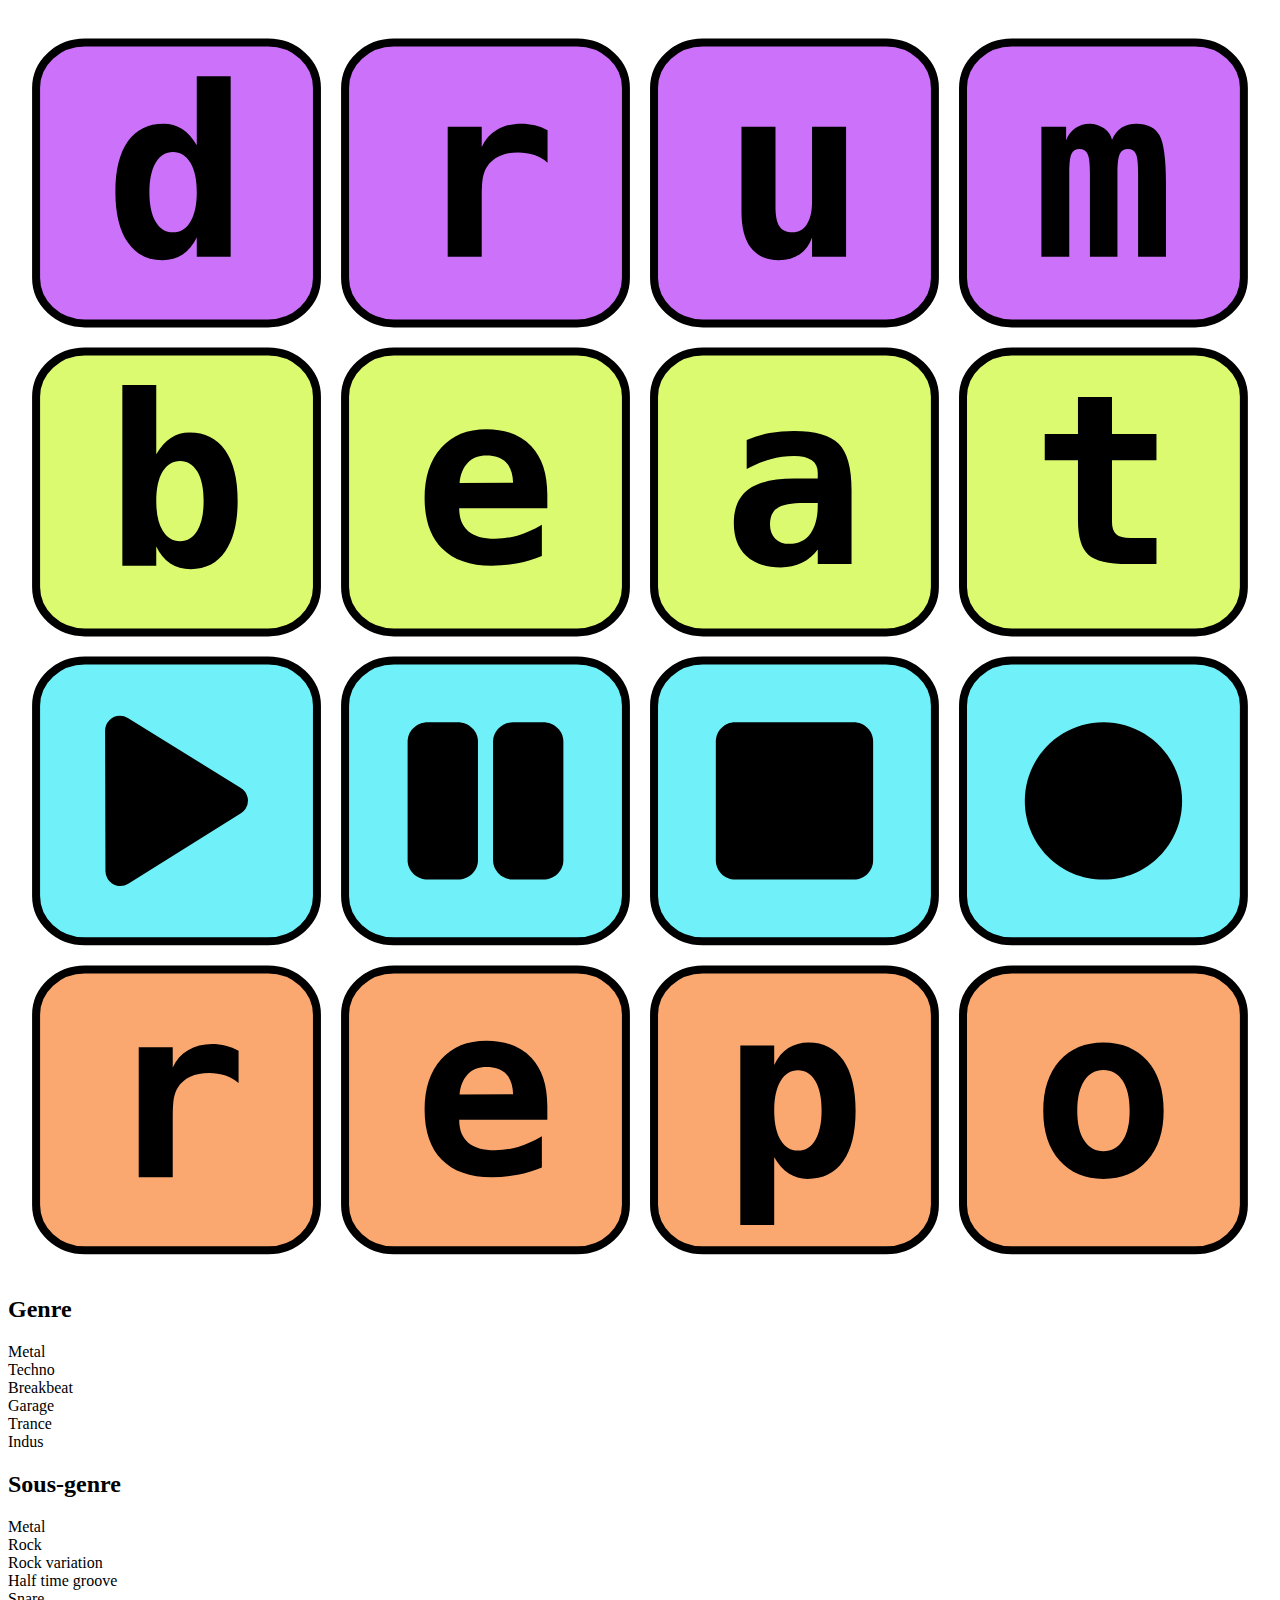
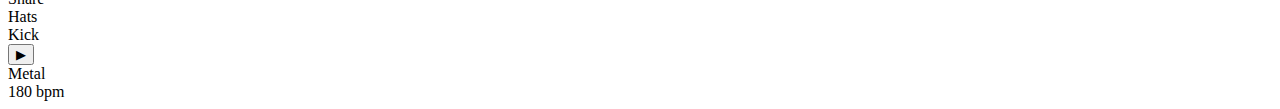
<file: index.html>
<!doctype html>
<html lang="en" data-critters-container>
<head>
  <meta charset="utf-8">
  <meta http-equiv="Content-Security-Policy" content="default-src 'self' https://fonts.gstatic.com;
        script-src 'self'; connect-src 'self';
        img-src 'self';
        base-uri 'self';
        form-action 'self';
        frame-ancestors 'none'">
  <title>DrumBeatRepo</title>
  <base href="/">
  <meta name="viewport" content="width=device-width, initial-scale=1">
  <link rel="icon" type="image/x-icon" href="favicon.ico">
  <link rel="preconnect" href="https://fonts.googleapis.com">
  <link rel="preconnect" href="https://fonts.gstatic.com" crossorigin>
  <style>@font-face{font-family:'Kanit';font-style:normal;font-weight:300;font-display:swap;src:url(https://fonts.gstatic.com/s/kanit/v15/nKKU-Go6G5tXcr4-ORWzVaF5NQ.woff2) format('woff2');unicode-range:U+0E01-0E5B, U+200C-200D, U+25CC;}@font-face{font-family:'Kanit';font-style:normal;font-weight:300;font-display:swap;src:url(https://fonts.gstatic.com/s/kanit/v15/nKKU-Go6G5tXcr4-ORWoVaF5NQ.woff2) format('woff2');unicode-range:U+0102-0103, U+0110-0111, U+0128-0129, U+0168-0169, U+01A0-01A1, U+01AF-01B0, U+0300-0301, U+0303-0304, U+0308-0309, U+0323, U+0329, U+1EA0-1EF9, U+20AB;}@font-face{font-family:'Kanit';font-style:normal;font-weight:300;font-display:swap;src:url(https://fonts.gstatic.com/s/kanit/v15/nKKU-Go6G5tXcr4-ORWpVaF5NQ.woff2) format('woff2');unicode-range:U+0100-02AF, U+0304, U+0308, U+0329, U+1E00-1E9F, U+1EF2-1EFF, U+2020, U+20A0-20AB, U+20AD-20C0, U+2113, U+2C60-2C7F, U+A720-A7FF;}@font-face{font-family:'Kanit';font-style:normal;font-weight:300;font-display:swap;src:url(https://fonts.gstatic.com/s/kanit/v15/nKKU-Go6G5tXcr4-ORWnVaE.woff2) format('woff2');unicode-range:U+0000-00FF, U+0131, U+0152-0153, U+02BB-02BC, U+02C6, U+02DA, U+02DC, U+0304, U+0308, U+0329, U+2000-206F, U+2074, U+20AC, U+2122, U+2191, U+2193, U+2212, U+2215, U+FEFF, U+FFFD;}</style>
<style>html,body{height:100%;margin:0}</style><link rel="stylesheet" href="styles.313582ca9737a4b9.css" media="print" onload="this.media='all'"><noscript><link rel="stylesheet" href="styles.313582ca9737a4b9.css"></noscript></head>
<body>
<app-root></app-root>
<script src="runtime.7ff8161495714af0.js" type="module"></script><script src="polyfills.a6ca1cb782eec519.js" type="module"></script><script src="main.db8c165b8ee326d6.js" type="module"></script></body>
</html>
</file>
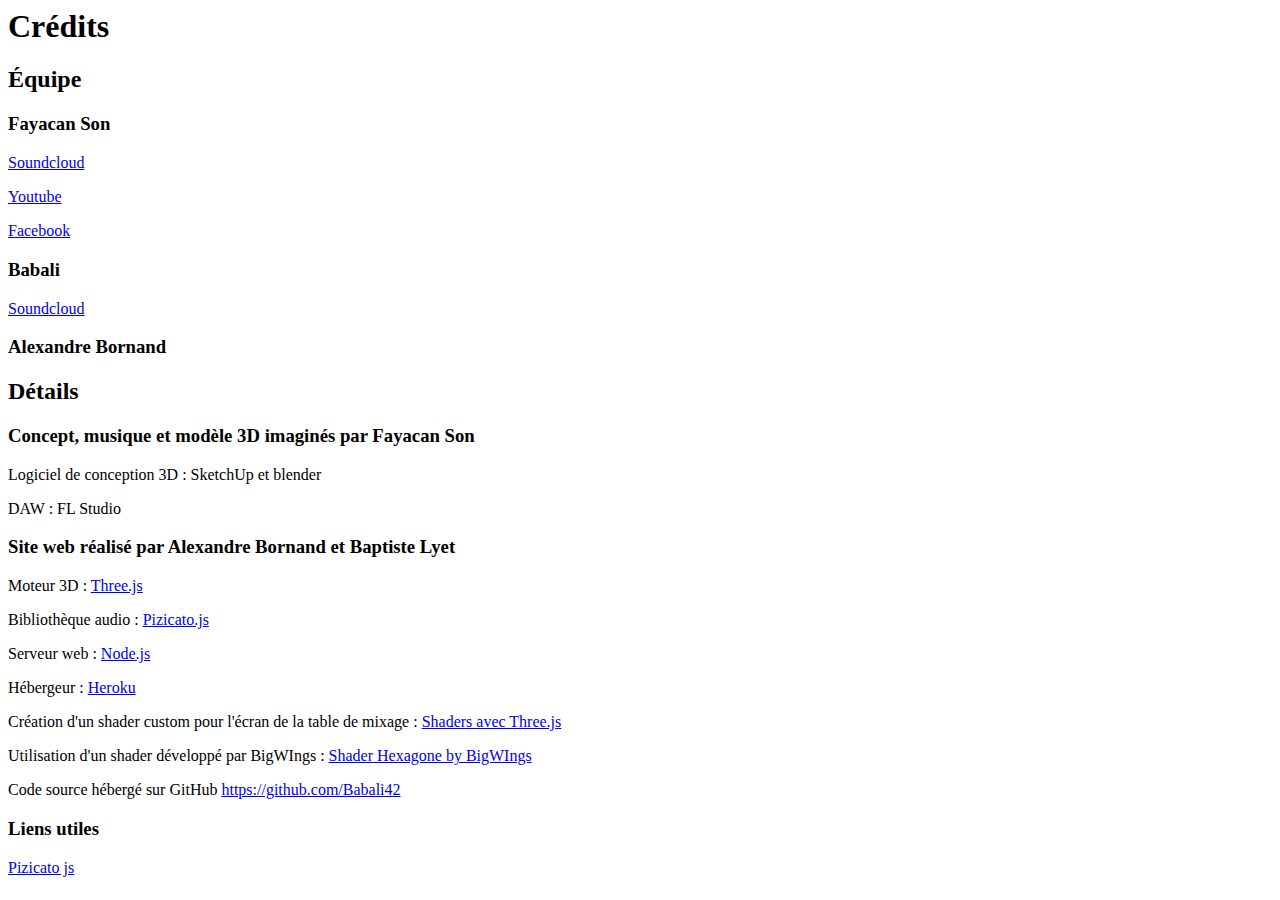
<file: credits.html>
<html>
    <header>
        <meta charset="UTF-8">
        <meta http-equiv="Content-type" content="text/html; charset=UTF-8">
    </header>

    <body>
        <h1>Crédits</h1>
        <h2>Équipe</h2>
            <h3>Fayacan Son</h3>
                <p><a href="https://soundcloud.com/user-683591571">Soundcloud</a></p>
                <p><a href="https://www.youtube.com/channel/UCSGj18XL9iVpVZ4y7Rg3IEA">Youtube</a></p>
                <p><a href="https://www.facebook.com/FayacanSon/">Facebook</a></p>
            <h3>Babali</h3>
                <p><a href="https://soundcloud.com/babali/">Soundcloud</a></p>
            <h3>Alexandre Bornand</h3>
        <h2>Détails</h2>
            <h3>Concept, musique et modèle 3D imaginés par Fayacan Son</h3>
                <p>Logiciel de conception 3D : SketchUp et blender</p>
                <p>DAW : FL Studio</p>

            <h3>Site web réalisé par Alexandre Bornand et Baptiste Lyet</h3>
                <p>Moteur 3D : <a href="https://threejs.org/">Three.js</a></p>
                <p>Bibliothèque audio : <a href="https://alemangui.github.io/pizzicato/">Pizicato.js</a></p>
                <p>Serveur web : <a href="https://nodejs.org/fr/">Node.js</a></p>
                <p>Hébergeur : <a href="https://www.heroku.com/">Heroku</a></p>
                <p></p>

                <p>Création d'un shader custom pour l'écran de la table de mixage : <a href="https://threejs.org/docs/#api/en/materials/ShaderMaterial">Shaders avec Three.js</a></p>
                <p>Utilisation d'un shader développé par BigWIngs : <a href="https://www.shadertoy.com/view/wsl3WB">Shader Hexagone by BigWIngs</a></p>
                <p></p>

                <p>Code source hébergé sur GitHub <a href="https://github.com/Babali42">https://github.com/Babali42</a></p>
            <h3>Liens utiles</h3>
                <p><a href="https://alemangui.github.io/pizzicato/">Pizicato js</a></p>
    </body>
</html>
</file>
<file: styles.313582ca9737a4b9.css>
html,body{height:100%;margin:0}div,p{font-family:Kanit,sans-serif}a{all:unset}.flex{display:flex}.mt-40{margin-top:40px}.mb-40{margin-bottom:40px}.mb-10{margin-bottom:10px}.ml-10{margin-left:10px}body.dark{--backgroundColor: #2e2e2e;--textColor: white;--borderColor: white;--menuButtonColor: #CC71FA;background-color:var(--backgroundColor);color:var(--textColor)}body.light{--backgroundColor: white;--textColor: black;--borderColor: black;--menuButtonColor: #70F1FA;background-color:var(--backgroundColor);color:var(--textColor)}
</file>
